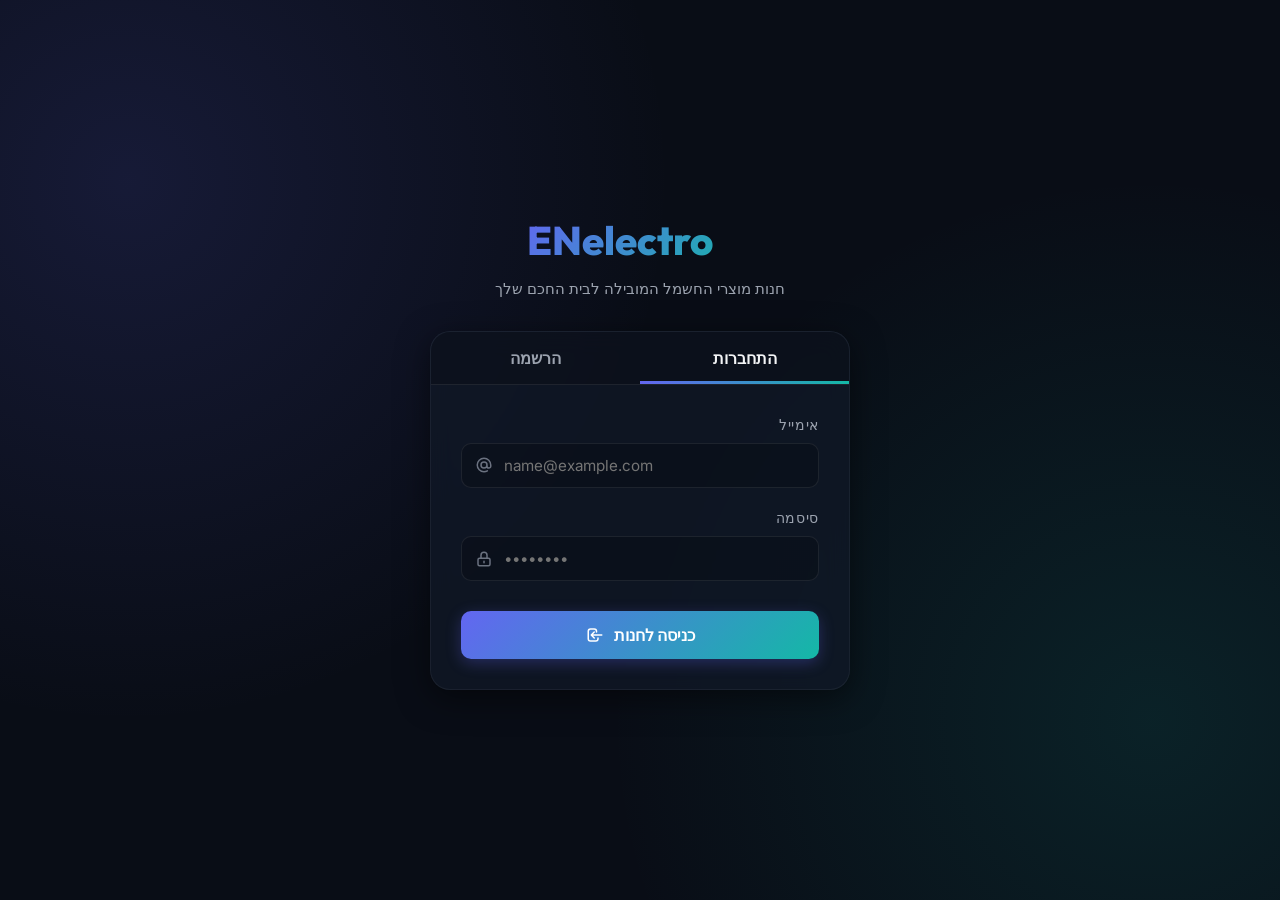
<file: index.html>
<!DOCTYPE html>
<html lang="he" dir="rtl">
<head>
  <meta charset="UTF-8">
  <meta name="viewport" content="width=device-width, initial-scale=1.0">
  <title>ENelectro - מוצרי חשמל יוקרתיים לבית</title>
  <link rel="stylesheet" href="style.css">
</head>
<body>

  <!-- SVG Sprite Definitions for High Performance Icons -->
  <svg style="display: none;">
    <defs>
      <linearGradient id="logo-grad" x1="0%" y1="0%" x2="100%" y2="100%">
        <stop offset="0%" stop-color="#6366f1" />
        <stop offset="100%" stop-color="#14b8a6" />
      </linearGradient>
    </defs>
  </svg>

  <!-- -----------------------------------------------------------
       HEADER
  ------------------------------------------------------------ -->
  <header>
    <div class="header-container">
      <!-- Logo -->
      <a href="#" class="logo">
        <svg viewBox="0 0 24 24">
          <path d="M13 2L3 14h9l-1 8 10-12h-9l1-8z" />
        </svg>
        <span>ENelectro</span>
      </a>

      <!-- Search Bar -->
      <div class="search-container">
        <input type="text" class="search-input" id="catalog-search" placeholder="חפש מוצרים, מותגים או קטגוריות לבית..." oninput="triggerSearch()">
        <button class="search-btn" onclick="triggerSearch()">
          <svg fill="none" stroke="currentColor" viewBox="0 0 24 24" xmlns="http://www.w3.org/2000/svg">
            <path stroke-linecap="round" stroke-linejoin="round" stroke-width="2" d="M21 21l-6-6m2-5a7 7 0 11-14 0 7 7 0 0114 0z"></path>
          </svg>
        </button>
      </div>

      <!-- Navigation Actions -->
      <div class="nav-actions">
        <!-- User Profile widget -->
        <div class="user-profile">
          <div class="user-avatar" id="user-initials">מ</div>
          <div class="user-info">
            <span class="user-greeting">שלום,</span>
            <span class="username" id="display-username">אורח</span>
            <button class="signout-btn" onclick="logout()">התנתק</button>
          </div>
        </div>

        <!-- Cart widget -->
        <div class="cart-widget" onclick="toggleCart(true)">
          <svg fill="none" stroke="currentColor" viewBox="0 0 24 24" xmlns="http://www.w3.org/2000/svg">
            <path stroke-linecap="round" stroke-linejoin="round" stroke-width="2" d="M16 11V7a4 4 0 00-8 0v4M5 9h14l1 12H4L5 9z"></path>
          </svg>
          <span class="cart-count" id="cart-count">0</span>
        </div>
      </div>
    </div>
  </header>

  <!-- -----------------------------------------------------------
       MAIN CONTENT LAYOUT
  ------------------------------------------------------------ -->
  <main class="store-layout">

    <!-- Sidebar Filters -->
    <aside class="sidebar">
      <!-- Category Filter -->
      <div class="filter-group">
        <h3 class="filter-section-title">קטגוריות מוצרים</h3>
        <div class="category-filters">
          <button class="cat-filter-btn active" data-category="all" onclick="setCategoryFilter('all', this)">הכל לבית</button>
          <button class="cat-filter-btn" data-category="kitchen" onclick="setCategoryFilter('kitchen', this)">מטבח טכנולוגי</button>
          <button class="cat-filter-btn" data-category="cleaning" onclick="setCategoryFilter('cleaning', this)">ניקיון ותחזוקה</button>
          <button class="cat-filter-btn" data-category="climate" onclick="setCategoryFilter('climate', this)">בקרת אקלים</button>
          <button class="cat-filter-btn" data-category="smarthome" onclick="setCategoryFilter('smarthome', this)">בית חכם</button>
        </div>
      </div>

      <!-- Price Slider -->
      <div class="filter-group">
        <h3 class="filter-section-title">טווח מחירים</h3>
        <div class="price-filter-wrapper">
          <div class="price-slider-container">
            <input type="range" class="price-slider" id="price-limit" min="100" max="3000" step="50" value="3000" oninput="updatePriceSliderLabel(this.value)">
          </div>
          <div class="price-values">
            <span>₪100</span>
            <span id="price-limit-label">עד ₪3000</span>
          </div>
        </div>
      </div>

      <!-- Ratings Filter -->
      <div class="filter-group">
        <h3 class="filter-section-title">דירוג לקוחות</h3>
        <div class="rating-filters">
          <div class="rating-filter-row" data-min-rating="5" onclick="setRatingFilter(5, this)">
            <div class="stars">★★★★★</div>
            <span>רק 5 כוכבים</span>
          </div>
          <div class="rating-filter-row" data-min-rating="4" onclick="setRatingFilter(4, this)">
            <div class="stars">★★★★☆</div>
            <span>4 כוכבים ומעלה</span>
          </div>
          <div class="rating-filter-row" data-min-rating="3.5" onclick="setRatingFilter(3.5, this)">
            <div class="stars">★★★☆☆</div>
            <span>3.5 כוכבים ומעלה</span>
          </div>
        </div>
      </div>

      <!-- Clear Button -->
      <button class="clear-filters-btn" onclick="resetAllFilters()">נקה את כל המסננים</button>
    </aside>

    <!-- Catalog Content Panel -->
    <section class="catalog-content">
      
      <!-- Special Deal Hero Banner -->
      <div class="hero-banner" id="featured-banner">
        <div class="hero-text">
          <span class="hero-badge">מבצע מיוחד לחברים</span>
          <h2 class="hero-title" id="featured-title">BaristaPro Touch</h2>
          <p class="hero-desc" id="featured-desc">מכונת אספרסו אוטומטית המאפשרת לך ליהנות מקפה איטלקי משובח ואיכותי בלחיצת כפתור אחת, עם קציף חלב דיגיטלי מתקדם.</p>
          <button class="hero-btn" id="featured-cta">גלה עוד עכשיו</button>
        </div>
        <div class="hero-image-wrapper">
          <img src="./assets/baristapro.png" alt="BaristaPro Touch Featured" class="hero-img" id="featured-img">
        </div>
      </div>

      <!-- Catalog Header Controls -->
      <div class="catalog-header">
        <h2 class="catalog-title" id="results-count-title">כל המוצרים הזמינים</h2>
        <div class="sort-wrapper">
          <span class="sort-label">מיין לפי:</span>
          <select class="sort-select" id="catalog-sort" onchange="handleSortChange()">
            <option value="popular">הפופולריים ביותר</option>
            <option value="price-low">מחיר: מהנמוך לגבוה</option>
            <option value="price-high">מחיר: מהגבוה לנמוך</option>
            <option value="rating">דירוג לקוחות</option>
          </select>
        </div>
      </div>

      <!-- Product Cards Grid -->
      <div class="product-grid" id="product-grid-container">
        <!-- Rendered Dynamically by app.js -->
      </div>
    </section>
  </main>

  <!-- -----------------------------------------------------------
       SLIDE-OUT CART DRAWER
  ------------------------------------------------------------ -->
  <div class="cart-overlay" id="cart-overlay" onclick="toggleCart(false)"></div>
  <div class="cart-drawer" id="cart-drawer">
    <div class="cart-header">
      <h3 class="cart-title">
        <svg fill="none" stroke="currentColor" viewBox="0 0 24 24" width="22" height="22">
          <path stroke-linecap="round" stroke-linejoin="round" stroke-width="2" d="M16 11V7a4 4 0 00-8 0v4M5 9h14l1 12H4L5 9z"></path>
        </svg>
        סל הקניות שלך
      </h3>
      <button class="cart-close-btn" onclick="toggleCart(false)">
        <svg fill="none" stroke="currentColor" viewBox="0 0 24 24" width="24" height="24">
          <path stroke-linecap="round" stroke-linejoin="round" stroke-width="2" d="M6 18L18 6M6 6l12 12"></path>
        </svg>
      </button>
    </div>

    <!-- Items Grid inside Drawer -->
    <div class="cart-items-container" id="cart-items-wrapper">
      <!-- Populated dynamically -->
    </div>

    <!-- Cart Footer with Totals -->
    <div class="cart-footer">
      <div class="promo-container">
        <input type="text" class="promo-input" id="promo-code-input" placeholder="קוד קופון (WELCOME10)">
        <button class="promo-apply-btn" onclick="applyPromoCode()">החל</button>
      </div>

      <div class="cart-summary-row">
        <span>סכום ביניים:</span>
        <span id="cart-subtotal">₪0</span>
      </div>
      <div class="cart-summary-row discount" id="discount-row" style="display: none;">
        <span>הנחה (10%):</span>
        <span id="cart-discount">-₪0</span>
      </div>
      <div class="cart-summary-row">
        <span>מע\"מ (17% כלול):</span>
        <span id="cart-tax">₪0</span>
      </div>
      <div class="cart-total-row">
        <span>סה\"כ לתשלום:</span>
        <span id="cart-total">₪0</span>
      </div>

      <button class="checkout-btn" onclick="openCheckoutWizard()">המשך לתשלום מאובטח</button>
    </div>
  </div>

  <!-- -----------------------------------------------------------
       PRODUCT DETAIL MODAL
  ------------------------------------------------------------ -->
  <div class="modal-overlay" id="product-modal" onclick="closeProductModal(event)">
    <div class="modal-wrapper">
      <button class="modal-close-btn" onclick="closeProductModalDirect()">
        <svg fill="none" stroke="currentColor" viewBox="0 0 24 24" width="18" height="18">
          <path stroke-linecap="round" stroke-linejoin="round" stroke-width="2" d="M6 18L18 6M6 6l12 12"></path>
        </svg>
      </button>

      <div class="detail-layout" id="product-detail-content">
        <!-- Rendered Dynamically by app.js -->
      </div>
    </div>
  </div>

  <!-- -----------------------------------------------------------
       CHECKOUT WIZARD MODAL
  ------------------------------------------------------------ -->
  <div class="modal-overlay" id="checkout-modal" onclick="closeCheckoutModal(event)">
    <div class="modal-wrapper checkout-wrapper">
      <button class="modal-close-btn" onclick="closeCheckoutModalDirect()">
        <svg fill="none" stroke="currentColor" viewBox="0 0 24 24" width="18" height="18">
          <path stroke-linecap="round" stroke-linejoin="round" stroke-width="2" d="M6 18L18 6M6 6l12 12"></path>
        </svg>
      </button>

      <div class="checkout-steps">
        <div class="checkout-header">
          <h3>קופה מהירה ומאובטחת</h3>
          <div class="checkout-step-indicator">
            <div class="step-node active" id="step-node-1">1</div>
            <div class="step-node" id="step-node-2">2</div>
            <div class="step-node" id="step-node-3">3</div>
          </div>
        </div>

        <form id="checkout-form" onsubmit="handleCheckoutSubmit(event)">
          <!-- Step 1: Shipping Information -->
          <div class="checkout-step-content active" id="step-content-1">
            <h4 style="font-size: 1.1rem; margin-bottom: 8px;">פרטי משלוח</h4>
            
            <div class="form-group">
              <label for="shipping-address">כתובת מגורים מלאה</label>
              <div class="input-wrapper">
                <svg fill="none" stroke="currentColor" viewBox="0 0 24 24" xmlns="http://www.w3.org/2000/svg" style="left: auto; right: 14px;"><path stroke-linecap="round" stroke-linejoin="round" stroke-width="2" d="M17.657 16.657L13.414 20.9a1.998 1.998 0 01-2.827 0l-4.244-4.243a8 8 0 1111.314 0z"></path><path stroke-linecap="round" stroke-linejoin="round" stroke-width="2" d="M15 11a3 3 0 11-6 0 3 3 0 016 0z"></path></svg>
                <input type="text" id="shipping-address" required placeholder="רחוב, מספר בית, דירה, עיר" style="padding-left: 14px; padding-right: 42px;">
              </div>
            </div>

            <div class="form-group">
              <label for="shipping-phone">מספר טלפון ליצירת קשר</label>
              <div class="input-wrapper">
                <svg fill="none" stroke="currentColor" viewBox="0 0 24 24" xmlns="http://www.w3.org/2000/svg" style="left: auto; right: 14px;"><path stroke-linecap="round" stroke-linejoin="round" stroke-width="2" d="M3 5a2 2 0 012-2h3.28a1 1 0 01.94.725l.548 2.2a1 1 0 01-.321.988l-1.305 1.142a13.928 13.928 0 006.182 6.182l1.142-1.305a1 1 0 01.988-.321l2.2.548a1 1 0 01.725.94V19a2 2 0 01-2 2h-1C9.716 21 3 14.284 3 6V5z"></path></svg>
                <input type="tel" id="shipping-phone" required placeholder="050-0000000" pattern="[0-9\-]{9,11}" style="direction: ltr; text-align: left; padding-left: 14px; padding-right: 42px;">
              </div>
            </div>
          </div>

          <!-- Step 2: Payment Details -->
          <div class="checkout-step-content" id="step-content-2">
            <h4 style="font-size: 1.1rem; margin-bottom: 8px;">פרטי תשלום (סימולציה)</h4>

            <div class="form-group">
              <label for="card-name">שם על גבי הכרטיס</label>
              <div class="input-wrapper">
                <svg fill="none" stroke="currentColor" viewBox="0 0 24 24" xmlns="http://www.w3.org/2000/svg" style="left: auto; right: 14px;"><path stroke-linecap="round" stroke-linejoin="round" stroke-width="2" d="M16 7a4 4 0 11-8 0 4 4 0 018 0zM12 14a7 7 0 00-7 7h14a7 7 0 00-7-7z"></path></svg>
                <input type="text" id="card-name" placeholder="שם מלא באנגלית" style="padding-left: 14px; padding-right: 42px;">
              </div>
            </div>

            <div class="form-group">
              <label for="card-number">מספר כרטיס אשראי</label>
              <div class="input-wrapper">
                <svg fill="none" stroke="currentColor" viewBox="0 0 24 24" xmlns="http://www.w3.org/2000/svg" style="left: auto; right: 14px;"><path stroke-linecap="round" stroke-linejoin="round" stroke-width="2" d="M3 10h18M7 15h1m4 0h1m-7 4h12a3 3 0 003-3V8a3 3 0 00-3-3H6a3 3 0 00-3 3v8a3 3 0 003 3z"></path></svg>
                <input type="text" id="card-number" placeholder="4580 0000 0000 0000" pattern="[0-9\s]{16,19}" style="direction: ltr; text-align: left; padding-left: 14px; padding-right: 42px;">
              </div>
            </div>

            <div style="display: grid; grid-template-columns: 1fr 1fr; gap: 16px;">
              <div class="form-group">
                <label for="card-expiry">תוקף (MM/YY)</label>
                <input type="text" id="card-expiry" placeholder="12/28" pattern="(0[1-9]|1[0-2])\/[2-3][0-9]" style="direction: ltr; text-align: left;">
              </div>
              <div class="form-group">
                <label for="card-cvv">CVV</label>
                <input type="text" id="card-cvv" placeholder="000" pattern="[0-9]{3}" style="direction: ltr; text-align: left;">
              </div>
            </div>
          </div>

          <!-- Step 3: Success Receipt screen -->
          <div class="checkout-step-content" id="step-content-3">
            <div class="receipt-card">
              <div class="receipt-success-icon">
                <svg fill="none" stroke="currentColor" viewBox="0 0 24 24" xmlns="http://www.w3.org/2000/svg">
                  <path stroke-linecap="round" stroke-linejoin="round" stroke-width="3" d="M5 13l4 4L19 7"></path>
                </svg>
              </div>
              <h4 class="receipt-title">הרכישה בוצעה בהצלחה!</h4>
              <p class="receipt-number" id="receipt-order-id">הזמנה מס' #00000</p>
              
              <div class="receipt-items" id="receipt-items-list">
                <!-- Rendered dynamically -->
              </div>

              <div class="receipt-total-row">
                <span>שולם סה\"כ:</span>
                <span id="receipt-total-paid">₪0</span>
              </div>
              <p style="font-size: 0.85rem; color: var(--text-secondary); text-align: center; margin-top: 10px;">מוצרי ENelectro בדרך אלייך! קבלה מפורטת נשלחה למייל המנוי.</p>
            </div>
          </div>

          <!-- Wizard control buttons -->
          <div class="checkout-buttons-row" id="checkout-buttons-container">
            <button type="button" class="checkout-prev-btn" id="btn-checkout-prev" onclick="changeCheckoutStep(-1)" style="display: none;">חזור</button>
            <button type="button" class="checkout-next-btn" id="btn-checkout-next" onclick="changeCheckoutStep(1)">המשך</button>
          </div>
        </form>
      </div>
    </div>
  </div>

  <!-- Toast Notification Container -->
  <div id="toast-container" class="toast-container"></div>

  <!-- Load Database and Controller -->
  <script src="products.js"></script>
  <script src="app.js"></script>
</body>
</html>
</file>
<file: style.css>
@import url('https://fonts.googleapis.com/css2?family=Inter:wght@300;400;500;600;700&family=Outfit:wght@300;400;500;600;700;800&display=swap');

:root {
  /* Color Palette */
  --bg-primary: #090d16;
  --bg-secondary: #111827;
  --bg-tertiary: #1f2937;
  --accent-color: #6366f1;
  --accent-glow: rgba(99, 102, 241, 0.4);
  --teal-accent: #14b8a6;
  --teal-glow: rgba(20, 184, 166, 0.4);
  --gold-accent: #f59e0b;
  --text-primary: #f3f4f6;
  --text-secondary: #9ca3af;
  --text-muted: #6b7280;
  --border-color: rgba(255, 255, 255, 0.08);
  --border-focus: rgba(99, 102, 241, 0.5);
  
  /* Glassmorphism */
  --glass-bg: rgba(17, 24, 39, 0.75);
  --glass-border: rgba(255, 255, 255, 0.05);
  --glass-shadow: 0 8px 32px 0 rgba(0, 0, 0, 0.5);
  --backdrop-filter: blur(12px);

  /* Fonts */
  --font-display: 'Outfit', 'Segoe UI', Tahoma, Geneva, Verdana, sans-serif;
  --font-body: 'Inter', 'Segoe UI', Tahoma, Geneva, Verdana, sans-serif;

  /* Transitions */
  --transition-fast: 0.2s ease;
  --transition-normal: 0.3s ease;
  --transition-slow: 0.5s cubic-bezier(0.4, 0, 0.2, 1);
}

* {
  margin: 0;
  padding: 0;
  box-sizing: border-box;
}

body {
  background-color: var(--bg-primary);
  color: var(--text-primary);
  font-family: var(--font-body);
  overflow-x: hidden;
  min-height: 100vh;
  line-height: 1.5;
}

h1, h2, h3, h4, h5, h6 {
  font-family: var(--font-display);
  font-weight: 600;
  letter-spacing: -0.02em;
}

/* Custom Scrollbar */
::-webkit-scrollbar {
  width: 8px;
  height: 8px;
}
::-webkit-scrollbar-track {
  background: var(--bg-primary);
}
::-webkit-scrollbar-thumb {
  background: var(--bg-tertiary);
  border-radius: 4px;
}
::-webkit-scrollbar-thumb:hover {
  background: var(--accent-color);
}

/* -------------------------------------------------------------
   LOGIN PAGE STYLE
------------------------------------------------------------- */
.auth-body {
  display: flex;
  justify-content: center;
  align-items: center;
  position: relative;
  background: radial-gradient(circle at 10% 20%, rgba(99, 102, 241, 0.15) 0%, transparent 40%),
              radial-gradient(circle at 90% 80%, rgba(20, 184, 166, 0.12) 0%, transparent 40%),
              var(--bg-primary);
}

.auth-container {
  width: 100%;
  max-width: 460px;
  padding: 20px;
  z-index: 10;
}

.auth-header {
  text-align: center;
  margin-bottom: 30px;
}

.auth-logo {
  display: inline-flex;
  align-items: center;
  gap: 8px;
  font-family: var(--font-display);
  font-size: 2.5rem;
  font-weight: 800;
  background: linear-gradient(135deg, var(--accent-color), var(--teal-accent));
  -webkit-background-clip: text;
  -webkit-text-fill-color: transparent;
  margin-bottom: 8px;
}

.auth-logo svg {
  width: 32px;
  height: 32px;
  fill: url(#logo-grad);
}

.auth-subtitle {
  color: var(--text-secondary);
  font-size: 0.95rem;
}

.auth-card {
  background: var(--glass-bg);
  backdrop-filter: var(--backdrop-filter);
  -webkit-backdrop-filter: var(--backdrop-filter);
  border: 1px solid var(--glass-border);
  border-radius: 20px;
  box-shadow: var(--glass-shadow);
  overflow: hidden;
  transition: transform var(--transition-normal);
}

.auth-tabs {
  display: flex;
  border-bottom: 1px solid var(--border-color);
  background: rgba(0, 0, 0, 0.2);
}

.auth-tab-btn {
  flex: 1;
  background: none;
  border: none;
  color: var(--text-secondary);
  padding: 16px;
  font-size: 1rem;
  font-weight: 600;
  font-family: var(--font-display);
  cursor: pointer;
  transition: all var(--transition-fast);
  position: relative;
  outline: none;
}

.auth-tab-btn.active {
  color: var(--text-primary);
}

.auth-tab-btn.active::after {
  content: '';
  position: absolute;
  bottom: 0;
  left: 0;
  width: 100%;
  height: 3px;
  background: linear-gradient(90deg, var(--accent-color), var(--teal-accent));
}

.auth-tab-btn:hover:not(.active) {
  color: var(--text-primary);
  background: rgba(255, 255, 255, 0.02);
}

.auth-form-container {
  padding: 30px;
  position: relative;
}

.auth-form {
  display: none;
  flex-direction: column;
  gap: 20px;
}

.auth-form.active {
  display: flex;
  animation: fadeIn var(--transition-normal) forwards;
}

.form-group {
  display: flex;
  flex-direction: column;
  gap: 8px;
}

.form-group label {
  color: var(--text-secondary);
  font-size: 0.85rem;
  font-weight: 500;
  text-transform: uppercase;
  letter-spacing: 0.05em;
}

.input-wrapper {
  position: relative;
}

.input-wrapper svg {
  position: absolute;
  left: 14px;
  top: 50%;
  transform: translateY(-50%);
  width: 18px;
  height: 18px;
  color: var(--text-muted);
  transition: color var(--transition-fast);
}

.input-wrapper input {
  width: 100%;
  padding: 12px 14px 12px 42px;
  background: rgba(0, 0, 0, 0.2);
  border: 1px solid var(--border-color);
  border-radius: 10px;
  color: var(--text-primary);
  font-family: var(--font-body);
  font-size: 0.95rem;
  transition: all var(--transition-fast);
  outline: none;
}

.input-wrapper input:focus {
  border-color: var(--accent-color);
  box-shadow: 0 0 0 3px rgba(99, 102, 241, 0.25);
  background: rgba(0, 0, 0, 0.4);
}

.input-wrapper input:focus + svg {
  color: var(--accent-color);
}

.auth-btn {
  background: linear-gradient(135deg, var(--accent-color), var(--teal-accent));
  color: #fff;
  border: none;
  padding: 14px;
  border-radius: 10px;
  font-size: 1rem;
  font-weight: 600;
  font-family: var(--font-display);
  cursor: pointer;
  transition: all var(--transition-fast);
  display: flex;
  justify-content: center;
  align-items: center;
  gap: 10px;
  box-shadow: 0 4px 15px rgba(99, 102, 241, 0.3);
  margin-top: 10px;
}

.auth-btn:hover {
  transform: translateY(-2px);
  box-shadow: 0 6px 20px rgba(99, 102, 241, 0.4), 0 0 12px var(--teal-glow);
}

.auth-btn:active {
  transform: translateY(0);
}

/* -------------------------------------------------------------
   STORE MAIN NAVIGATION (HEADER)
------------------------------------------------------------- */
header {
  background: var(--glass-bg);
  backdrop-filter: var(--backdrop-filter);
  -webkit-backdrop-filter: var(--backdrop-filter);
  border-bottom: 1px solid var(--border-color);
  position: sticky;
  top: 0;
  z-index: 100;
}

.header-container {
  max-width: 1440px;
  margin: 0 auto;
  padding: 15px 30px;
  display: flex;
  align-items: center;
  justify-content: space-between;
  gap: 20px;
}

.logo {
  display: flex;
  align-items: center;
  gap: 8px;
  font-family: var(--font-display);
  font-size: 1.8rem;
  font-weight: 800;
  background: linear-gradient(135deg, var(--accent-color), var(--teal-accent));
  -webkit-background-clip: text;
  -webkit-text-fill-color: transparent;
  text-decoration: none;
}

.logo svg {
  width: 26px;
  height: 26px;
  fill: url(#logo-grad);
}

/* Search Bar (Amazon Style) */
.search-container {
  flex: 1;
  max-width: 650px;
  display: flex;
  position: relative;
}

.search-input {
  width: 100%;
  padding: 12px 18px;
  background: rgba(0, 0, 0, 0.3);
  border: 1px solid var(--border-color);
  border-right: none;
  border-top-left-radius: 8px;
  border-bottom-left-radius: 8px;
  color: var(--text-primary);
  font-size: 0.95rem;
  transition: all var(--transition-fast);
  outline: none;
}

.search-input:focus {
  background: rgba(0, 0, 0, 0.5);
  border-color: var(--accent-color);
  box-shadow: 0 0 0 1px var(--accent-color) inset;
}

.search-btn {
  background: linear-gradient(135deg, var(--accent-color), var(--teal-accent));
  border: none;
  border-top-right-radius: 8px;
  border-bottom-right-radius: 8px;
  padding: 0 20px;
  cursor: pointer;
  display: flex;
  align-items: center;
  justify-content: center;
  transition: opacity var(--transition-fast);
}

.search-btn:hover {
  opacity: 0.9;
}

.search-btn svg {
  width: 18px;
  height: 18px;
  color: #fff;
}

.nav-actions {
  display: flex;
  align-items: center;
  gap: 24px;
}

.user-profile {
  display: flex;
  align-items: center;
  gap: 10px;
  position: relative;
  cursor: pointer;
  padding: 6px 12px;
  border-radius: 8px;
  transition: background-color var(--transition-fast);
}

.user-profile:hover {
  background: rgba(255, 255, 255, 0.05);
}

.user-avatar {
  width: 32px;
  height: 32px;
  border-radius: 50%;
  background: linear-gradient(135deg, var(--accent-color), var(--teal-accent));
  display: flex;
  align-items: center;
  justify-content: center;
  color: #fff;
  font-weight: 700;
  font-family: var(--font-display);
}

.user-info {
  display: flex;
  flex-direction: column;
}

.user-greeting {
  font-size: 0.75rem;
  color: var(--text-muted);
}

.username {
  font-size: 0.9rem;
  font-weight: 600;
}

.signout-btn {
  background: none;
  border: none;
  color: var(--text-muted);
  cursor: pointer;
  font-size: 0.85rem;
  transition: color var(--transition-fast);
  padding: 4px 0;
  text-align: left;
}

.signout-btn:hover {
  color: #ef4444;
}

/* Cart Icon Widget */
.cart-widget {
  position: relative;
  background: rgba(255, 255, 255, 0.05);
  border: 1px solid var(--border-color);
  border-radius: 8px;
  padding: 10px;
  cursor: pointer;
  transition: all var(--transition-fast);
  display: flex;
  align-items: center;
  justify-content: center;
}

.cart-widget:hover {
  background: rgba(255, 255, 255, 0.1);
  border-color: var(--accent-color);
}

.cart-widget svg {
  width: 20px;
  height: 20px;
  color: var(--text-primary);
}

.cart-count {
  position: absolute;
  top: -8px;
  right: -8px;
  background: var(--teal-accent);
  color: #000;
  font-weight: 800;
  font-size: 0.75rem;
  width: 20px;
  height: 20px;
  border-radius: 50%;
  display: flex;
  align-items: center;
  justify-content: center;
  box-shadow: 0 0 10px var(--teal-glow);
  animation: pulseBadge 2s infinite;
}

/* -------------------------------------------------------------
   MAIN CATALOG LAYOUT
------------------------------------------------------------- */
.store-layout {
  max-width: 1440px;
  margin: 0 auto;
  padding: 30px;
  display: grid;
  grid-template-columns: 280px 1fr;
  gap: 30px;
}

@media (max-width: 992px) {
  .store-layout {
    grid-template-columns: 1fr;
  }
}

/* -------------------------------------------------------------
   SIDEBAR FILTERS
------------------------------------------------------------- */
.sidebar {
  background: var(--bg-secondary);
  border: 1px solid var(--border-color);
  border-radius: 16px;
  padding: 24px;
  height: fit-content;
  display: flex;
  flex-direction: column;
  gap: 25px;
  position: sticky;
  top: 100px;
}

.filter-section-title {
  font-size: 1.1rem;
  font-weight: 700;
  margin-bottom: 12px;
  border-bottom: 1px solid var(--border-color);
  padding-bottom: 8px;
  color: var(--text-primary);
}

/* Category Filter Buttons */
.category-filters {
  display: flex;
  flex-direction: column;
  gap: 8px;
}

.cat-filter-btn {
  background: none;
  border: none;
  color: var(--text-secondary);
  text-align: left;
  padding: 10px 14px;
  border-radius: 8px;
  font-size: 0.95rem;
  cursor: pointer;
  transition: all var(--transition-fast);
  display: flex;
  align-items: center;
  justify-content: space-between;
}

.cat-filter-btn::after {
  content: '→';
  opacity: 0;
  transform: translateX(-5px);
  transition: all var(--transition-fast);
}

.cat-filter-btn:hover, .cat-filter-btn.active {
  background: rgba(99, 102, 241, 0.1);
  color: var(--accent-color);
  font-weight: 600;
}

.cat-filter-btn.active::after, .cat-filter-btn:hover::after {
  opacity: 1;
  transform: translateX(0);
}

/* Price Range Filter */
.price-filter-wrapper {
  display: flex;
  flex-direction: column;
  gap: 12px;
}

.price-slider-container {
  display: flex;
  flex-direction: column;
  gap: 8px;
}

.price-slider {
  -webkit-appearance: none;
  width: 100%;
  height: 6px;
  border-radius: 3px;
  background: var(--bg-tertiary);
  outline: none;
}

.price-slider::-webkit-slider-thumb {
  -webkit-appearance: none;
  appearance: none;
  width: 18px;
  height: 18px;
  border-radius: 50%;
  background: var(--accent-color);
  cursor: pointer;
  box-shadow: 0 0 10px var(--accent-glow);
  transition: transform var(--transition-fast);
}

.price-slider::-webkit-slider-thumb:hover {
  transform: scale(1.2);
}

.price-values {
  display: flex;
  justify-content: space-between;
  font-size: 0.85rem;
  color: var(--text-secondary);
}

/* Rating Selector */
.rating-filters {
  display: flex;
  flex-direction: column;
  gap: 8px;
}

.rating-filter-row {
  display: flex;
  align-items: center;
  gap: 8px;
  color: var(--text-secondary);
  font-size: 0.9rem;
  cursor: pointer;
  transition: color var(--transition-fast);
}

.rating-filter-row:hover {
  color: var(--text-primary);
}

.rating-filter-row.active {
  color: var(--accent-color);
  font-weight: 600;
}

.stars {
  color: var(--gold-accent);
  display: flex;
  gap: 2px;
}

/* Reset Filter button */
.clear-filters-btn {
  background: rgba(255, 255, 255, 0.03);
  border: 1px solid var(--border-color);
  color: var(--text-secondary);
  padding: 10px;
  border-radius: 8px;
  font-size: 0.9rem;
  font-weight: 600;
  cursor: pointer;
  transition: all var(--transition-fast);
}

.clear-filters-btn:hover {
  background: rgba(239, 68, 68, 0.1);
  color: #ef4444;
  border-color: rgba(239, 68, 68, 0.2);
}

/* -------------------------------------------------------------
   HERO / MAIN CONTENT AREA
------------------------------------------------------------- */
.catalog-content {
  display: flex;
  flex-direction: column;
  gap: 30px;
}

/* Hero Banner (Special Deal) */
.hero-banner {
  background: linear-gradient(135deg, rgba(99, 102, 241, 0.2) 0%, rgba(20, 184, 166, 0.1) 100%),
              url('data:image/svg+xml;utf8,<svg xmlns="http://www.w3.org/2000/svg" width="100" height="100" viewBox="0 0 100 100"><circle cx="50" cy="50" r="1" fill="white" opacity="0.15"/></svg>'),
              var(--bg-secondary);
  border: 1px solid var(--border-color);
  border-radius: 16px;
  padding: 40px;
  display: flex;
  align-items: center;
  justify-content: space-between;
  gap: 30px;
  position: relative;
  overflow: hidden;
  box-shadow: var(--glass-shadow);
}

.hero-banner::before {
  content: '';
  position: absolute;
  top: -50%;
  right: -20%;
  width: 400px;
  height: 400px;
  background: var(--accent-glow);
  filter: blur(100px);
  border-radius: 50%;
  z-index: 1;
}

.hero-text {
  max-width: 500px;
  z-index: 2;
}

.hero-badge {
  background: rgba(20, 184, 166, 0.2);
  color: var(--teal-accent);
  padding: 6px 12px;
  border-radius: 50px;
  font-size: 0.8rem;
  font-weight: 700;
  text-transform: uppercase;
  display: inline-block;
  margin-bottom: 12px;
  border: 1px solid rgba(20, 184, 166, 0.3);
}

.hero-title {
  font-size: 2.2rem;
  font-weight: 800;
  margin-bottom: 12px;
  line-height: 1.2;
}

.hero-desc {
  color: var(--text-secondary);
  margin-bottom: 24px;
  font-size: 0.95rem;
}

.hero-btn {
  background: linear-gradient(135deg, var(--accent-color), var(--teal-accent));
  color: #fff;
  border: none;
  padding: 12px 28px;
  border-radius: 8px;
  font-weight: 600;
  cursor: pointer;
  transition: all var(--transition-fast);
  box-shadow: 0 4px 15px rgba(99, 102, 241, 0.3);
}

.hero-btn:hover {
  transform: translateY(-2px);
  box-shadow: 0 6px 20px rgba(99, 102, 241, 0.4);
}

.hero-image-wrapper {
  flex-shrink: 0;
  width: 260px;
  height: 260px;
  border-radius: 12px;
  overflow: hidden;
  z-index: 2;
  border: 1px solid var(--border-color);
  box-shadow: 0 10px 30px rgba(0, 0, 0, 0.4);
  background: rgba(0, 0, 0, 0.3);
}

.hero-img {
  width: 100%;
  height: 100%;
  object-fit: cover;
}

@media (max-width: 768px) {
  .hero-banner {
    flex-direction: column-reverse;
    padding: 30px;
    text-align: center;
  }
  .hero-image-wrapper {
    width: 180px;
    height: 180px;
  }
}

/* Catalog Controls (Sort & Title) */
.catalog-header {
  display: flex;
  justify-content: space-between;
  align-items: center;
  border-bottom: 1px solid var(--border-color);
  padding-bottom: 12px;
}

.catalog-title {
  font-size: 1.5rem;
  font-weight: 700;
}

.sort-wrapper {
  display: flex;
  align-items: center;
  gap: 10px;
}

.sort-label {
  font-size: 0.85rem;
  color: var(--text-secondary);
}

.sort-select {
  background: var(--bg-secondary);
  border: 1px solid var(--border-color);
  color: var(--text-primary);
  padding: 8px 12px;
  border-radius: 6px;
  font-size: 0.9rem;
  outline: none;
  cursor: pointer;
  transition: border-color var(--transition-fast);
}

.sort-select:focus {
  border-color: var(--accent-color);
}

/* Product Grid */
.product-grid {
  display: grid;
  grid-template-columns: repeat(auto-fill, minmax(270px, 1fr));
  gap: 24px;
}

.no-results {
  grid-column: 1 / -1;
  text-align: center;
  padding: 60px 20px;
  background: var(--bg-secondary);
  border: 1px solid var(--border-color);
  border-radius: 16px;
  color: var(--text-secondary);
}

.no-results svg {
  width: 48px;
  height: 48px;
  color: var(--text-muted);
  margin-bottom: 16px;
}

/* -------------------------------------------------------------
   PRODUCT CARD DESIGN
------------------------------------------------------------- */
.product-card {
  background: var(--bg-secondary);
  border: 1px solid var(--border-color);
  border-radius: 16px;
  overflow: hidden;
  display: flex;
  flex-direction: column;
  position: relative;
  transition: all var(--transition-normal);
  box-shadow: 0 4px 6px rgba(0, 0, 0, 0.1);
}

.product-card:hover {
  transform: translateY(-8px);
  border-color: var(--accent-color);
  box-shadow: 0 12px 30px rgba(99, 102, 241, 0.15), 0 0 1px var(--accent-color);
}

.card-badge {
  position: absolute;
  top: 14px;
  left: 14px;
  z-index: 5;
  background: var(--accent-color);
  color: #fff;
  padding: 4px 10px;
  border-radius: 6px;
  font-size: 0.75rem;
  font-weight: 700;
  text-transform: uppercase;
}

.card-badge.premium-choice {
  background: linear-gradient(135deg, #a855f7, #6366f1);
}

.card-badge.eco-friendly {
  background: #22c55e;
}

.product-image-container {
  height: 220px;
  background: rgba(0, 0, 0, 0.2);
  position: relative;
  overflow: hidden;
  cursor: pointer;
}

.product-image-container img {
  width: 100%;
  height: 100%;
  object-fit: cover;
  transition: transform var(--transition-slow);
}

.product-card:hover .product-image-container img {
  transform: scale(1.08);
}

.product-card-details {
  padding: 20px;
  display: flex;
  flex-direction: column;
  flex: 1;
}

.product-category {
  color: var(--teal-accent);
  font-size: 0.75rem;
  font-weight: 700;
  text-transform: uppercase;
  margin-bottom: 6px;
}

.product-name {
  font-size: 1.15rem;
  font-weight: 700;
  margin-bottom: 8px;
  cursor: pointer;
  transition: color var(--transition-fast);
}

.product-name:hover {
  color: var(--accent-color);
}

.rating-row {
  display: flex;
  align-items: center;
  gap: 8px;
  margin-bottom: 12px;
  font-size: 0.85rem;
}

.rating-avg {
  font-weight: 600;
  color: var(--text-primary);
}

.rating-count {
  color: var(--text-muted);
}

.product-short-desc {
  font-size: 0.88rem;
  color: var(--text-secondary);
  margin-bottom: 16px;
  display: -webkit-box;
  -webkit-line-clamp: 2;
  -webkit-box-orient: vertical;
  overflow: hidden;
  flex-grow: 1;
}

.product-card-footer {
  display: flex;
  align-items: center;
  justify-content: space-between;
  margin-top: auto;
  border-top: 1px solid var(--border-color);
  padding-top: 14px;
}

.price-block {
  display: flex;
  flex-direction: column;
}

.price {
  font-size: 1.3rem;
  font-weight: 800;
  color: var(--text-primary);
  font-family: var(--font-display);
}

.price-original {
  font-size: 0.9rem;
  text-decoration: line-through;
  color: var(--text-muted);
}

.add-cart-btn {
  background: var(--bg-tertiary);
  border: 1px solid var(--border-color);
  color: var(--text-primary);
  padding: 10px;
  border-radius: 8px;
  cursor: pointer;
  transition: all var(--transition-fast);
  display: flex;
  align-items: center;
  justify-content: center;
}

.add-cart-btn:hover {
  background: linear-gradient(135deg, var(--accent-color), var(--teal-accent));
  color: #fff;
  border-color: transparent;
  transform: scale(1.05);
}

.add-cart-btn svg {
  width: 18px;
  height: 18px;
}

/* -------------------------------------------------------------
   SLIDE OUT CART DRAWER
------------------------------------------------------------- */
.cart-overlay {
  position: fixed;
  top: 0;
  left: 0;
  width: 100vw;
  height: 100vh;
  background: rgba(0, 0, 0, 0.6);
  backdrop-filter: blur(4px);
  z-index: 150;
  opacity: 0;
  pointer-events: none;
  transition: opacity var(--transition-normal);
}

.cart-overlay.active {
  opacity: 1;
  pointer-events: auto;
}

.cart-drawer {
  position: fixed;
  top: 0;
  right: -420px;
  width: 100%;
  max-width: 420px;
  height: 100vh;
  background: var(--bg-secondary);
  border-left: 1px solid var(--border-color);
  z-index: 160;
  box-shadow: -10px 0 30px rgba(0, 0, 0, 0.5);
  display: flex;
  flex-direction: column;
  transition: right var(--transition-slow);
}

.cart-drawer.active {
  right: 0;
}

.cart-header {
  padding: 24px;
  border-bottom: 1px solid var(--border-color);
  display: flex;
  align-items: center;
  justify-content: space-between;
}

.cart-title {
  font-size: 1.3rem;
  font-weight: 700;
  display: flex;
  align-items: center;
  gap: 10px;
}

.cart-close-btn {
  background: none;
  border: none;
  color: var(--text-secondary);
  cursor: pointer;
  padding: 6px;
  display: flex;
  align-items: center;
  justify-content: center;
  transition: color var(--transition-fast);
}

.cart-close-btn:hover {
  color: var(--text-primary);
}

.cart-items-container {
  flex: 1;
  overflow-y: auto;
  padding: 20px;
  display: flex;
  flex-direction: column;
  gap: 16px;
}

.empty-cart-view {
  display: flex;
  flex-direction: column;
  align-items: center;
  justify-content: center;
  height: 100%;
  color: var(--text-muted);
  gap: 16px;
}

.empty-cart-view svg {
  width: 48px;
  height: 48px;
}

/* Cart Item Card */
.cart-item {
  display: flex;
  gap: 14px;
  padding-bottom: 16px;
  border-bottom: 1px solid var(--border-color);
}

.cart-item-img {
  width: 70px;
  height: 70px;
  border-radius: 8px;
  object-fit: cover;
  border: 1px solid var(--border-color);
}

.cart-item-info {
  flex: 1;
  display: flex;
  flex-direction: column;
  justify-content: space-between;
}

.cart-item-name {
  font-size: 0.95rem;
  font-weight: 600;
  color: var(--text-primary);
  display: -webkit-box;
  -webkit-line-clamp: 1;
  -webkit-box-orient: vertical;
  overflow: hidden;
}

.cart-item-price {
  font-size: 0.95rem;
  font-weight: 700;
  color: var(--text-primary);
  font-family: var(--font-display);
}

.cart-item-controls {
  display: flex;
  align-items: center;
  justify-content: space-between;
  margin-top: 8px;
}

.qty-counter {
  display: flex;
  align-items: center;
  border: 1px solid var(--border-color);
  border-radius: 6px;
  background: var(--bg-primary);
}

.qty-btn {
  background: none;
  border: none;
  color: var(--text-secondary);
  width: 28px;
  height: 28px;
  cursor: pointer;
  display: flex;
  align-items: center;
  justify-content: center;
  transition: color var(--transition-fast);
}

.qty-btn:hover {
  color: var(--text-primary);
}

.qty-val {
  font-size: 0.88rem;
  font-weight: 600;
  width: 28px;
  text-align: center;
}

.cart-item-remove {
  background: none;
  border: none;
  color: var(--text-muted);
  cursor: pointer;
  display: flex;
  align-items: center;
  justify-content: center;
  padding: 4px;
  transition: color var(--transition-fast);
}

.cart-item-remove:hover {
  color: #ef4444;
}

.cart-item-remove svg {
  width: 16px;
  height: 16px;
}

/* Cart Footer & Checkout */
.cart-footer {
  padding: 24px;
  border-top: 1px solid var(--border-color);
  background: var(--bg-primary);
}

.promo-container {
  display: flex;
  gap: 10px;
  margin-bottom: 16px;
}

.promo-input {
  flex: 1;
  background: var(--bg-secondary);
  border: 1px solid var(--border-color);
  padding: 10px 14px;
  border-radius: 6px;
  color: var(--text-primary);
  font-size: 0.88rem;
  outline: none;
}

.promo-input:focus {
  border-color: var(--accent-color);
}

.promo-apply-btn {
  background: var(--bg-tertiary);
  border: 1px solid var(--border-color);
  color: var(--text-primary);
  padding: 0 16px;
  border-radius: 6px;
  font-size: 0.88rem;
  font-weight: 600;
  cursor: pointer;
  transition: all var(--transition-fast);
}

.promo-apply-btn:hover {
  background: var(--accent-color);
  border-color: transparent;
  color: #fff;
}

.cart-summary-row {
  display: flex;
  justify-content: space-between;
  font-size: 0.9rem;
  color: var(--text-secondary);
  margin-bottom: 8px;
}

.cart-summary-row.discount {
  color: var(--teal-accent);
}

.cart-total-row {
  display: flex;
  justify-content: space-between;
  font-size: 1.15rem;
  font-weight: 700;
  margin-top: 12px;
  padding-top: 12px;
  border-top: 1px dashed var(--border-color);
  color: var(--text-primary);
}

.checkout-btn {
  width: 100%;
  background: linear-gradient(135deg, var(--accent-color), var(--teal-accent));
  color: #fff;
  border: none;
  padding: 14px;
  border-radius: 8px;
  font-size: 1rem;
  font-weight: 700;
  font-family: var(--font-display);
  cursor: pointer;
  transition: all var(--transition-fast);
  margin-top: 16px;
  box-shadow: 0 4px 15px rgba(99, 102, 241, 0.3);
}

.checkout-btn:hover {
  transform: translateY(-2px);
  box-shadow: 0 6px 20px rgba(99, 102, 241, 0.4);
}

/* -------------------------------------------------------------
   MODAL DIALOG BASE
------------------------------------------------------------- */
.modal-overlay {
  position: fixed;
  top: 0;
  left: 0;
  width: 100vw;
  height: 100vh;
  background: rgba(0, 0, 0, 0.7);
  backdrop-filter: blur(5px);
  z-index: 200;
  display: none;
  align-items: center;
  justify-content: center;
  padding: 20px;
}

.modal-overlay.active {
  display: flex;
  animation: fadeIn var(--transition-fast) forwards;
}

.modal-wrapper {
  background: var(--bg-secondary);
  border: 1px solid var(--border-color);
  border-radius: 20px;
  width: 100%;
  max-width: 800px;
  max-height: 90vh;
  overflow-y: auto;
  box-shadow: var(--glass-shadow);
  position: relative;
  animation: scaleUp var(--transition-normal) forwards;
}

.modal-close-btn {
  position: absolute;
  top: 20px;
  right: 20px;
  background: rgba(255, 255, 255, 0.05);
  border: 1px solid var(--border-color);
  color: var(--text-secondary);
  width: 32px;
  height: 32px;
  border-radius: 50%;
  cursor: pointer;
  display: flex;
  align-items: center;
  justify-content: center;
  transition: all var(--transition-fast);
  z-index: 10;
}

.modal-close-btn:hover {
  background: rgba(255, 255, 255, 0.1);
  color: var(--text-primary);
  transform: scale(1.05);
}

/* -------------------------------------------------------------
   PRODUCT DETAIL MODAL
------------------------------------------------------------- */
.detail-layout {
  display: grid;
  grid-template-columns: 1fr 1fr;
  gap: 30px;
  padding: 30px;
}

@media (max-width: 768px) {
  .detail-layout {
    grid-template-columns: 1fr;
  }
}

.detail-gallery {
  display: flex;
  flex-direction: column;
  gap: 16px;
}

.detail-main-img {
  width: 100%;
  aspect-ratio: 1;
  border-radius: 12px;
  object-fit: cover;
  background: rgba(0, 0, 0, 0.2);
  border: 1px solid var(--border-color);
}

.detail-info {
  display: flex;
  flex-direction: column;
  gap: 16px;
}

.detail-badge {
  align-self: flex-start;
}

.detail-name {
  font-size: 2rem;
  font-weight: 800;
  line-height: 1.15;
}

.detail-tagline {
  font-size: 1rem;
  color: var(--teal-accent);
  font-weight: 500;
}

.detail-price-row {
  display: flex;
  align-items: center;
  gap: 16px;
  margin: 8px 0;
}

.detail-price {
  font-size: 2rem;
  font-weight: 800;
  color: var(--text-primary);
  font-family: var(--font-display);
}

.detail-desc {
  color: var(--text-secondary);
  font-size: 0.95rem;
}

/* Detail Specs */
.detail-specs-list {
  display: flex;
  flex-direction: column;
  gap: 8px;
  padding-left: 20px;
}

.detail-specs-list li {
  font-size: 0.9rem;
  color: var(--text-secondary);
}

.detail-actions {
  display: flex;
  gap: 16px;
  margin-top: 10px;
}

.detail-add-btn {
  flex: 1;
  background: linear-gradient(135deg, var(--accent-color), var(--teal-accent));
  color: #fff;
  border: none;
  padding: 14px 24px;
  border-radius: 10px;
  font-weight: 700;
  font-size: 1rem;
  cursor: pointer;
  transition: all var(--transition-fast);
  display: flex;
  align-items: center;
  justify-content: center;
  gap: 10px;
}

.detail-add-btn:hover {
  transform: translateY(-2px);
  box-shadow: 0 6px 20px rgba(99, 102, 241, 0.4);
}

/* Reviews Section */
.reviews-section {
  grid-column: 1 / -1;
  border-top: 1px solid var(--border-color);
  padding-top: 30px;
  margin-top: 20px;
}

.reviews-title {
  font-size: 1.3rem;
  font-weight: 700;
  margin-bottom: 20px;
}

.reviews-grid {
  display: grid;
  grid-template-columns: 1fr 1fr;
  gap: 20px;
}

@media (max-width: 768px) {
  .reviews-grid {
    grid-template-columns: 1fr;
  }
}

.review-card {
  background: var(--bg-primary);
  border: 1px solid var(--border-color);
  padding: 20px;
  border-radius: 12px;
}

.review-header {
  display: flex;
  justify-content: space-between;
  align-items: center;
  margin-bottom: 10px;
}

.review-user {
  font-weight: 600;
  font-size: 0.95rem;
}

.review-date {
  font-size: 0.8rem;
  color: var(--text-muted);
}

.review-text {
  font-size: 0.9rem;
  color: var(--text-secondary);
  margin-top: 8px;
}

/* Add Review Form */
.add-review-form {
  background: var(--bg-primary);
  border: 1px solid var(--border-color);
  border-radius: 12px;
  padding: 20px;
  margin-bottom: 24px;
  display: flex;
  flex-direction: column;
  gap: 16px;
}

.add-review-title {
  font-size: 1rem;
  font-weight: 700;
}

.star-rating-input {
  display: flex;
  gap: 8px;
}

.star-input-btn {
  background: none;
  border: none;
  font-size: 1.5rem;
  color: var(--text-muted);
  cursor: pointer;
  transition: color var(--transition-fast);
}

.star-input-btn:hover, .star-input-btn.active {
  color: var(--gold-accent);
}

.review-textarea {
  width: 100%;
  background: rgba(0, 0, 0, 0.2);
  border: 1px solid var(--border-color);
  border-radius: 8px;
  color: var(--text-primary);
  padding: 12px;
  min-height: 80px;
  resize: vertical;
  outline: none;
}

.review-textarea:focus {
  border-color: var(--accent-color);
}

.submit-review-btn {
  align-self: flex-end;
  background: var(--bg-tertiary);
  border: 1px solid var(--border-color);
  color: var(--text-primary);
  padding: 8px 18px;
  border-radius: 6px;
  font-size: 0.9rem;
  font-weight: 600;
  cursor: pointer;
  transition: all var(--transition-fast);
}

.submit-review-btn:hover {
  background: var(--accent-color);
  border-color: transparent;
  color: #fff;
}

/* -------------------------------------------------------------
   CHECKOUT WIZARD MODAL
------------------------------------------------------------- */
.checkout-wrapper {
  max-width: 550px;
}

.checkout-steps {
  padding: 30px;
}

.checkout-header {
  border-bottom: 1px solid var(--border-color);
  padding-bottom: 16px;
  margin-bottom: 24px;
}

.checkout-step-indicator {
  display: flex;
  justify-content: space-between;
  margin-top: 12px;
  position: relative;
}

.checkout-step-indicator::before {
  content: '';
  position: absolute;
  top: 50%;
  left: 0;
  width: 100%;
  height: 2px;
  background: var(--border-color);
  z-index: 1;
  transform: translateY(-50%);
}

.step-node {
  width: 32px;
  height: 32px;
  border-radius: 50%;
  background: var(--bg-tertiary);
  border: 2px solid var(--border-color);
  display: flex;
  align-items: center;
  justify-content: center;
  font-size: 0.85rem;
  font-weight: 700;
  color: var(--text-muted);
  z-index: 2;
  transition: all var(--transition-fast);
}

.step-node.active {
  background: var(--bg-secondary);
  border-color: var(--accent-color);
  color: var(--accent-color);
  box-shadow: 0 0 10px var(--accent-glow);
}

.step-node.completed {
  background: var(--teal-accent);
  border-color: var(--teal-accent);
  color: #000;
}

.checkout-step-content {
  display: none;
}

.checkout-step-content.active {
  display: flex;
  flex-direction: column;
  gap: 20px;
  animation: fadeIn var(--transition-normal) forwards;
}

.checkout-buttons-row {
  display: flex;
  justify-content: space-between;
  margin-top: 30px;
  border-top: 1px solid var(--border-color);
  padding-top: 20px;
}

.checkout-prev-btn {
  background: none;
  border: 1px solid var(--border-color);
  color: var(--text-secondary);
  padding: 10px 20px;
  border-radius: 8px;
  cursor: pointer;
  transition: all var(--transition-fast);
}

.checkout-prev-btn:hover {
  background: rgba(255, 255, 255, 0.05);
  color: var(--text-primary);
}

.checkout-next-btn {
  background: linear-gradient(135deg, var(--accent-color), var(--teal-accent));
  color: #fff;
  border: none;
  padding: 10px 24px;
  border-radius: 8px;
  font-weight: 600;
  cursor: pointer;
  transition: all var(--transition-fast);
}

.checkout-next-btn:hover {
  opacity: 0.9;
}

/* Success Receipt screen */
.receipt-card {
  background: var(--bg-primary);
  border: 1px solid var(--border-color);
  border-radius: 12px;
  padding: 24px;
  display: flex;
  flex-direction: column;
  gap: 16px;
}

.receipt-success-icon {
  width: 56px;
  height: 56px;
  border-radius: 50%;
  background: rgba(20, 184, 166, 0.15);
  border: 2px solid var(--teal-accent);
  display: flex;
  align-items: center;
  justify-content: center;
  color: var(--teal-accent);
  align-self: center;
  margin-bottom: 8px;
  animation: scaleBounce 0.5s ease forwards;
}

.receipt-success-icon svg {
  width: 28px;
  height: 28px;
}

.receipt-title {
  text-align: center;
  font-size: 1.4rem;
  font-weight: 700;
}

.receipt-number {
  text-align: center;
  font-size: 0.85rem;
  color: var(--text-muted);
  font-family: monospace;
}

.receipt-items {
  border-top: 1px dashed var(--border-color);
  border-bottom: 1px dashed var(--border-color);
  padding: 16px 0;
  display: flex;
  flex-direction: column;
  gap: 10px;
}

.receipt-item-row {
  display: flex;
  justify-content: space-between;
  font-size: 0.9rem;
}

.receipt-total-row {
  display: flex;
  justify-content: space-between;
  font-size: 1.1rem;
  font-weight: 700;
}

/* -------------------------------------------------------------
   TOAST NOTIFICATION SYSTEM
------------------------------------------------------------- */
.toast-container {
  position: fixed;
  bottom: 24px;
  right: 24px;
  z-index: 300;
  display: flex;
  flex-direction: column;
  gap: 10px;
}

.toast {
  background: var(--glass-bg);
  backdrop-filter: var(--backdrop-filter);
  border: 1px solid var(--glass-border);
  box-shadow: var(--glass-shadow);
  padding: 14px 20px;
  border-radius: 8px;
  color: var(--text-primary);
  display: flex;
  align-items: center;
  gap: 12px;
  animation: slideInLeft 0.3s cubic-bezier(0.4, 0, 0.2, 1) forwards;
  min-width: 280px;
}

.toast.success {
  border-left: 4px solid var(--teal-accent);
}

.toast.error {
  border-left: 4px solid #ef4444;
}

.toast svg {
  width: 18px;
  height: 18px;
  flex-shrink: 0;
}

.toast.success svg {
  color: var(--teal-accent);
}

.toast.error svg {
  color: #ef4444;
}

/* -------------------------------------------------------------
   KEYFRAMES AND ANIMATIONS
------------------------------------------------------------- */
@keyframes fadeIn {
  from { opacity: 0; }
  to { opacity: 1; }
}

@keyframes scaleUp {
  from { opacity: 0; transform: scale(0.95); }
  to { opacity: 1; transform: scale(1); }
}

@keyframes slideInLeft {
  from { transform: translateX(100px); opacity: 0; }
  to { transform: translateX(0); opacity: 1; }
}

@keyframes pulseBadge {
  0% { box-shadow: 0 0 0 0 rgba(20, 184, 166, 0.7); }
  70% { box-shadow: 0 0 0 6px rgba(20, 184, 166, 0); }
  100% { box-shadow: 0 0 0 0 rgba(20, 184, 166, 0); }
}

@keyframes scaleBounce {
  0% { transform: scale(0.3); opacity: 0; }
  50% { transform: scale(1.1); }
  70% { transform: scale(0.9); }
  100% { transform: scale(1); opacity: 1; }
}
</file>
